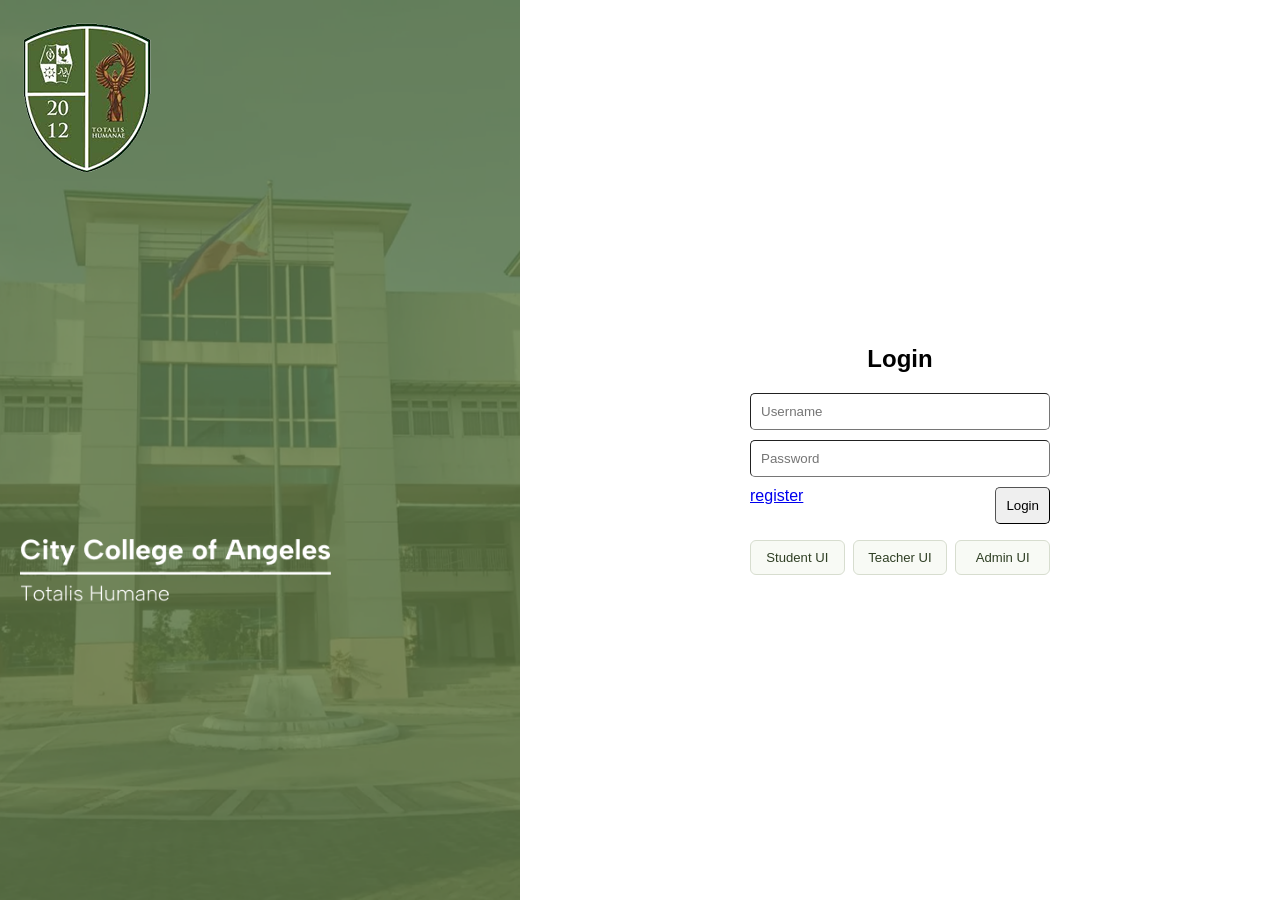
<file: index.html>
<!DOCTYPE html>
<html lang="en">
<head>
    <meta charset="UTF-8">
    <meta name="viewport" content="width=device-width, initial-scale=1.0">
    <link rel="stylesheet" href="style.css">
    <title>Login</title>
</head>
<body>
    <div class="container">
        <div class="left">
            <div class="logo">
                <img src="images/CCALogo.png" alt="City College Of Angeles Logo">
            </div>
            <div class="TextLogo">
                <img src="images/CCAText.png" alt="City College of Angeles Totalis Humane" style="width: 80%;">
            </div>
        </div>
        <div class="right">
            <form>
                <div id="login" class="view page active">
                    <h2>Login</h2>
                    <input type="text" placeholder="Username">
                    <input type="password" placeholder="Password">
                    <div class="horizalign">

                        <a href="#" type="button" onclick="showPage('register')">register</a>
                        <button type="button" onclick="goToPage()">Login</button>
                    </div>
                    <div class="role-login-links">
                        <a href="studentui.html">Student UI</a>
                        <a href="teacherui.html">Teacher UI</a>
                        <a href="adminui.html">Admin UI</a>
                    </div>

                </div>

                <div id="register" class="view page">
                    <h2>Register</h2>
                    <input type="text" placeholder="Username">
                    <input type="email" placeholder="Email">
                    <input type="password" placeholder="Password">

                    <div class="horizalign">
                        <a href="#" type="button" onclick="showPage('login')">Back to Login</a>
                        <button>Sign Up</button>
                        
                    </div>
                    
                </div>
                <script src="script.js" defer></script>
            </form>
        </div>
    </div>
</body>
</html>
</file>
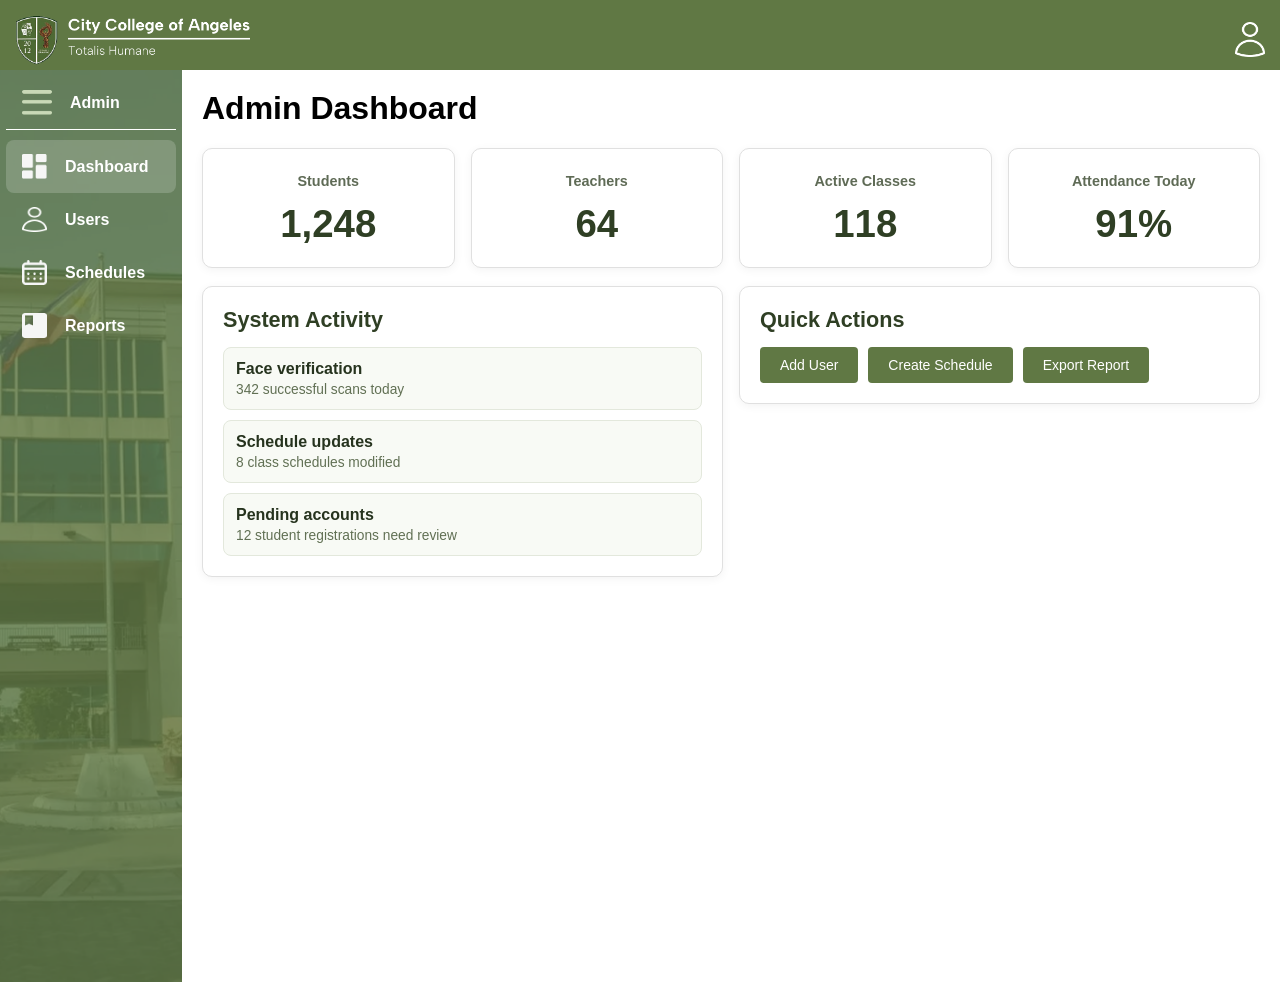
<file: adminui.html>
<!DOCTYPE html>
<html lang="en">
<head>
    <meta charset="UTF-8">
    <meta name="viewport" content="width=device-width, initial-scale=1.0">
    <title>Admin Dashboard</title>
    <link rel="stylesheet" href="style.css">
</head>
<body>
    <header>
        <div class="header">
            <div class="horizalign">
                <div style="display: flex;">
                    <img class="imgHeader" src="images/CCALogo.png" alt="CCALogo">
                    <img class="imgHeader" src="images/CCAText.png" alt="City College of Angeles">
                </div>
                <div class="imgHeader">
                    <img id="profileicon" class="icon" src="Icons/profile.png" alt="profile" onclick="toggleProfileOverlay()">
                    <div id="profileOverlay" class="profile-overlay">
                        <div class="profile-overlay-content">
                            <div class="profile-header">
                                <h3>Admin Profile</h3>
                            </div>
                            <a href="#" class="profile-item">View Profile</a>
                            <a href="index.html" class="profile-item logout">Logout</a>
                        </div>
                    </div>
                </div>
            </div>
        </div>
    </header>

    <div class="container main role-page admin-page">
        <div id="menu" class="menu">
            <div class="menuimg">
                <div class="container menu-toggle" onclick="toggleMenu()">
                    <img id="menuicon" class="icon" src="Icons/menu.png" alt="menu">
                    <h2>Admin</h2>
                </div>
                <div id="divline"></div>
                <div class="container menu-item active" onclick="showPage('dashboard'); setActiveMenu(this)">
                    <img class="icon" src="Icons/dashboard.png" alt="dashboard">
                    <h2>Dashboard</h2>
                </div>
                <div class="container menu-item" onclick="showPage('users'); setActiveMenu(this)">
                    <img class="icon" src="Icons/profile.png" alt="users">
                    <h2>Users</h2>
                </div>
                <div class="container menu-item" onclick="showPage('schedules'); setActiveMenu(this)">
                    <img class="icon" src="Icons/schedule.png" alt="schedules">
                    <h2>Schedules</h2>
                </div>
                <div class="container menu-item" onclick="showPage('reports'); setActiveMenu(this)">
                    <img class="icon" src="Icons/classes.png" alt="reports">
                    <h2>Reports</h2>
                </div>
            </div>
            <script src="script.js" defer></script>
        </div>

        <div class="left-content">
            <div class="content-area">
                <div id="dashboard" class="page active">
                    <h1>Admin Dashboard</h1>
                    <div class="role-stat-grid">
                        <div class="card role-stat-card">
                            <span>Students</span>
                            <strong>1,248</strong>
                        </div>
                        <div class="card role-stat-card">
                            <span>Teachers</span>
                            <strong>64</strong>
                        </div>
                        <div class="card role-stat-card">
                            <span>Active Classes</span>
                            <strong>118</strong>
                        </div>
                        <div class="card role-stat-card">
                            <span>Attendance Today</span>
                            <strong>91%</strong>
                        </div>
                    </div>

                    <div class="role-section-grid">
                        <div class="card role-card">
                            <h2>System Activity</h2>
                            <div class="role-list">
                                <div><strong>Face verification</strong><span>342 successful scans today</span></div>
                                <div><strong>Schedule updates</strong><span>8 class schedules modified</span></div>
                                <div><strong>Pending accounts</strong><span>12 student registrations need review</span></div>
                            </div>
                        </div>
                        <div class="card role-card">
                            <h2>Quick Actions</h2>
                            <div class="role-actions">
                                <button class="btn-save" type="button">Add User</button>
                                <button class="btn-save" type="button">Create Schedule</button>
                                <button class="btn-save" type="button">Export Report</button>
                            </div>
                        </div>
                    </div>
                </div>

                <div id="users" class="page">
                    <h1>User Management</h1>
                    <div class="card role-card">
                        <div class="role-toolbar">
                            <h2>Accounts</h2>
                            <button class="btn-save" type="button">Add Account</button>
                        </div>
                        <table class="role-table">
                            <thead>
                                <tr>
                                    <th>Name</th>
                                    <th>Role</th>
                                    <th>Section</th>
                                    <th>Status</th>
                                </tr>
                            </thead>
                            <tbody>
                                <tr>
                                    <td>Juan Dela Cruz</td>
                                    <td>Student</td>
                                    <td>BSIT 1A</td>
                                    <td><span class="role-pill present">Active</span></td>
                                </tr>
                                <tr>
                                    <td>Prof. Santos</td>
                                    <td>Teacher</td>
                                    <td>IT Department</td>
                                    <td><span class="role-pill present">Active</span></td>
                                </tr>
                                <tr>
                                    <td>New Applicant</td>
                                    <td>Student</td>
                                    <td>Pending</td>
                                    <td><span class="role-pill late">Review</span></td>
                                </tr>
                            </tbody>
                        </table>
                    </div>
                </div>

                <div id="schedules" class="page">
                    <h1>Schedule Management</h1>
                    <div class="role-section-grid">
                        <div class="card role-card">
                            <h2>Create Schedule</h2>
                            <div class="role-form-grid">
                                <input type="text" placeholder="Subject">
                                <input type="text" placeholder="Teacher">
                                <input type="text" placeholder="Section">
                                <input type="text" placeholder="Room">
                                <input type="time">
                                <input type="time">
                                <button class="btn-save" type="button">Save Schedule</button>
                            </div>
                        </div>
                        <div class="card role-card">
                            <h2>Recent Schedules</h2>
                            <div class="role-list">
                                <div><strong>Programming 1</strong><span>BSIT 1A | Monday | Lab 1</span></div>
                                <div><strong>Data Structures</strong><span>BSIT 1A | Wednesday | Room 203</span></div>
                                <div><strong>Database Systems</strong><span>BSIT 1B | Tuesday | Lab 3</span></div>
                            </div>
                        </div>
                    </div>
                </div>

                <div id="reports" class="page">
                    <h1>Reports</h1>
                    <div class="role-section-grid">
                        <div class="card role-card">
                            <h2>Attendance Summary</h2>
                            <div class="role-list">
                                <div><strong>Present</strong><span>1,094 students</span></div>
                                <div><strong>Late</strong><span>87 students</span></div>
                                <div><strong>Absent</strong><span>67 students</span></div>
                            </div>
                        </div>
                        <div class="card role-card">
                            <h2>Exports</h2>
                            <div class="role-actions">
                                <button class="btn-save" type="button">Daily Report</button>
                                <button class="btn-save" type="button">Class Report</button>
                                <button class="btn-save" type="button">Student Report</button>
                            </div>
                        </div>
                    </div>
                </div>
            </div>
        </div>
    </div>
</body>
</html>
</file>
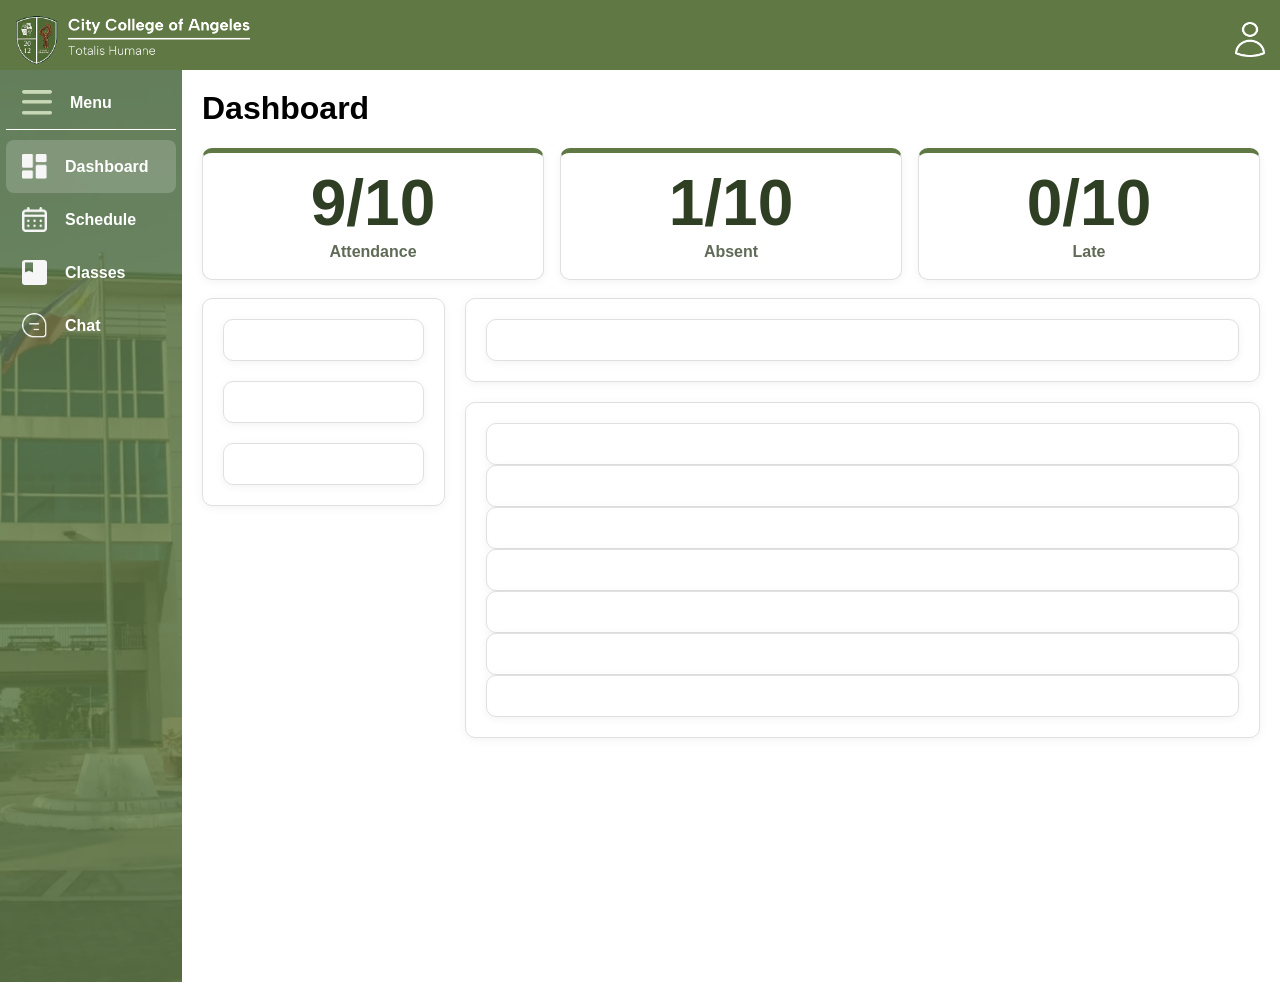
<file: BaseUi.html>
<!DOCTYPE html>
<html lang="en">
<head>
    <meta charset="UTF-8">
    <meta name="viewport" content="width=device-width, initial-scale=1.0">
    <title>Dashboard</title>
    <link rel="stylesheet" href="style.css">
</head>
<body>
    <header>
        <div class="header">
            <div class="horizalign">
                <div style="display: flex;">
                    <img class="imgHeader" src="images/CCALogo.png" alt="CCALogo">
                    <img class="imgHeader" src="images/CCAText.png" alt="City College of Angeles">
                </div>
                <div class="imgHeader">
                    <img id="profileicon" class="icon" src="Icons/profile.png" alt="profile" onclick="toggleProfileOverlay()">
                    <div id="profileOverlay" class="profile-overlay">
                        <div class="profile-overlay-content">
                            <div class="profile-header">
                                <h3>User Profile</h3>
                            </div>
                            <a href="#" class="profile-item">View Profile</a>
                            <a href="#" class="profile-item" onclick="openSettingsModal(); return false;">Settings</a>
                            <a href="#" class="profile-item logout">Logout</a>
                        </div>
                    </div>
                </div>
            </div>
        </div>
    </header>
    <div id="settingsModal" class="modal-overlay">
        <div class="modal-content">
            <div class="modal-header">
                <h2>Settings</h2>
                <button class="modal-close" onclick="closeSettingsModal()">✕</button>
            </div>
            <div class="modal-body">
                <div class="settings-option" onclick="openPasswordModal()">
                    <div class="settings-option-icon">🔐</div>
                    <div class="settings-option-content">
                        <h3>Change Password</h3>
                        <p>Update your account password</p>
                    </div>
                    <div class="settings-option-arrow">›</div>
                </div>
                <div class="settings-option" onclick="openProfileEditModal()">
                    <div class="settings-option-icon">👤</div>
                    <div class="settings-option-content">
                        <h3>Edit Profile</h3>
                        <p>Update your personal information</p>
                    </div>
                    <div class="settings-option-arrow">›</div>
                </div>
                <div class="settings-option" onclick="openFaceRegistrationModal()">
                    <div class="settings-option-icon">🔍</div>
                    <div class="settings-option-content">
                        <h3>Face Registration</h3>
                        <p>Register or update your face data</p>
                    </div>
                    <div class="settings-option-arrow">›</div>
                </div>
            </div>
        </div>
    </div>
    <div id="passwordModal" class="modal-overlay">
        <div class="modal-content">
            <div class="modal-header">
                <h2>Change Password</h2>
                <button class="modal-close" onclick="closePasswordModal()">✕</button>
            </div>
            <div class="modal-body">
                <div class="settings-group">
                    <label for="currentPassword">Current Password</label>
                    <input type="password" id="currentPassword" placeholder="Enter current password">
                </div>
                <div class="settings-group">
                    <label for="newPassword">New Password</label>
                    <input type="password" id="newPassword" placeholder="Enter new password">
                </div>
                <div class="settings-group">
                    <label for="confirmPassword">Confirm New Password</label>
                    <input type="password" id="confirmPassword" placeholder="Confirm new password">
                </div>
            </div>
            <div class="modal-footer">
                <button class="btn-cancel" onclick="closePasswordModal()">Cancel</button>
                <button class="btn-save" onclick="savePassword()">Save Password</button>
            </div>
        </div>
    </div>
    <div id="profileEditModal" class="modal-overlay">
        <div class="modal-content">
            <div class="modal-header">
                <h2>Edit Profile</h2>
                <button class="modal-close" onclick="closeProfileEditModal()">✕</button>
            </div>
            <div class="modal-body">
                <div class="settings-group">
                    <label for="firstName">First Name</label>
                    <input type="text" id="firstName" placeholder="Enter first name">
                </div>
                <div class="settings-group">
                    <label for="lastName">Last Name</label>
                    <input type="text" id="lastName" placeholder="Enter last name">
                </div>
                <div class="settings-group">
                    <label for="address">Address</label>
                    <input type="text" id="address" placeholder="Enter address">
                </div>
                <div class="settings-group">
                    <label for="profilePicture">Picture</label>
                    <input type="file" id="profilePicture" accept="image/*">
                </div>
            </div>
            <div class="modal-footer">
                <button class="btn-cancel" onclick="closeProfileEditModal()">Cancel</button>
                <button class="btn-save" onclick="saveProfile()">Save Profile</button>
            </div>
        </div>
    </div>
    <div id="faceRegistrationModal" class="modal-overlay">
        <div class="modal-content">
            <div class="modal-header">
                <h2>Face Registration</h2>
                <button class="modal-close" onclick="closeFaceRegistrationModal()">✕</button>
            </div>
            <div class="modal-body">
                <p>Register your face for login and attendance verification.</p>
                <div class="settings-group">
                    <label for="faceImage">Upload Face Image</label>
                    <input type="file" id="faceImage" accept="image/*">
                </div>
                <div class="settings-group">
                    <p>Or use your camera to capture a live face image.</p>
                    <button class="btn-save" type="button" onclick="startFaceCapture()">Open Camera</button>
                </div>
                <div id="cameraContainer" class="face-camera hidden">
                    <video id="faceVideo" autoplay playsinline></video>
                    <button class="btn-save" type="button" onclick="takeFaceSnapshot()">Capture Snapshot</button>
                </div>
                <div id="snapshotPreview" class="settings-group hidden">
                    <label>Preview</label>
                    <img id="facePreview" alt="Face preview">
                </div>
            </div>
            <div class="modal-footer">
                <button class="btn-cancel" onclick="closeFaceRegistrationModal()">Cancel</button>
                <button class="btn-save" onclick="saveFaceRegistration()">Register Face</button>
            </div>
        </div>
    </div>
    <div class="container main">
        <div id="menu" class="menu" >
            <div class="menuimg">
                <div class="container menu-toggle" onclick="toggleMenu()" >
                    <img id="menuicon" class="icon" src="Icons/menu.png" alt="menu">
                    <h2>Menu</h2>
                </div>
                <div id="divline"></div>
                <div class="container menu-item active" onclick="showPage('dashboard'); setActiveMenu(this)">
                    <img class="icon" src="Icons/dashboard.png" alt="dashboard">
                    <h2>Dashboard</h2>
                </div>
                <div class="container menu-item" onclick="showPage('schedule'); setActiveMenu(this)">
                    <img class="icon" src="Icons/schedule.png" alt="schedule">
                    <h2>Schedule</h2>
                </div>
                <div class="container menu-item" onclick="showPage('classes'); setActiveMenu(this)">
                    <img src="Icons/classes.png" alt="Classes" class="icon">
                    <h2>Classes</h2>
                </div>
                <div class="container menu-item" onclick="showPage('chat'); setActiveMenu(this)">
                    <img class="icon" src="Icons/chat.png" alt="chat">
                    <h2>Chat</h2>
                </div>
            </div>
            <script src="script.js" defer></script>
        </div>
        <div class="left-content">
            <div class="content-area">
                <div id="dashboard" class="page active">
                    <h1>Dashboard</h1>
                    <div class="page-row">
                        <div class="card">
                            <h2>9/10</h2>
                            <h4>Attendance</h4>
                            
                        </div>
                        <div class="card">
                            <h2>1/10</h2>
                            <h4>Absent</h4>
                            
                        </div>
                        <div class="card">
                            <h2>0/10</h2>
                            <h4>Late</h4>
                            
                        </div>
                    </div>
                    <div class="horizalign classes">
                        <div class="card">
                            <div class="card"></div>
                            <div class="card"></div>
                            <div class="card"></div>
                        </div>
                        <div>
                            <div class="card">
                                <div class="card">

                                </div>
                            </div>
                            <div class="card">
                                <div class="card"></div>
                                <div class="card"></div>
                                <div class="card"></div>
                                <div class="card"></div>
                                <div class="card"></div>
                                <div class="card"></div>
                                <div class="card"></div>
                            </div>
                        </div>
                    </div>
                </div>
                <div id="schedule" class="page">
                    <h1>Schedule</h1>
                    <div class="card">
                        <p>Temporary schedule view. Replace with actual timetable or calendar content.</p>
                    </div>
                </div>
                <div id="classes" class="page">
                    <h1>Classes</h1>
                    <div class="card">
                        <p>Temporary classes list. Replace with actual class cards and details.</p>
                    </div>
                </div>
                <div id="chat" class="page">
                    <h1>Chat</h1>
                    <div class="card">
                        <p>Temporary chat area. Replace with chat threads and messaging UI.</p>
                    </div>
                </div>
            </div>
        </div>
    </div>
</body>
</html>
</file>
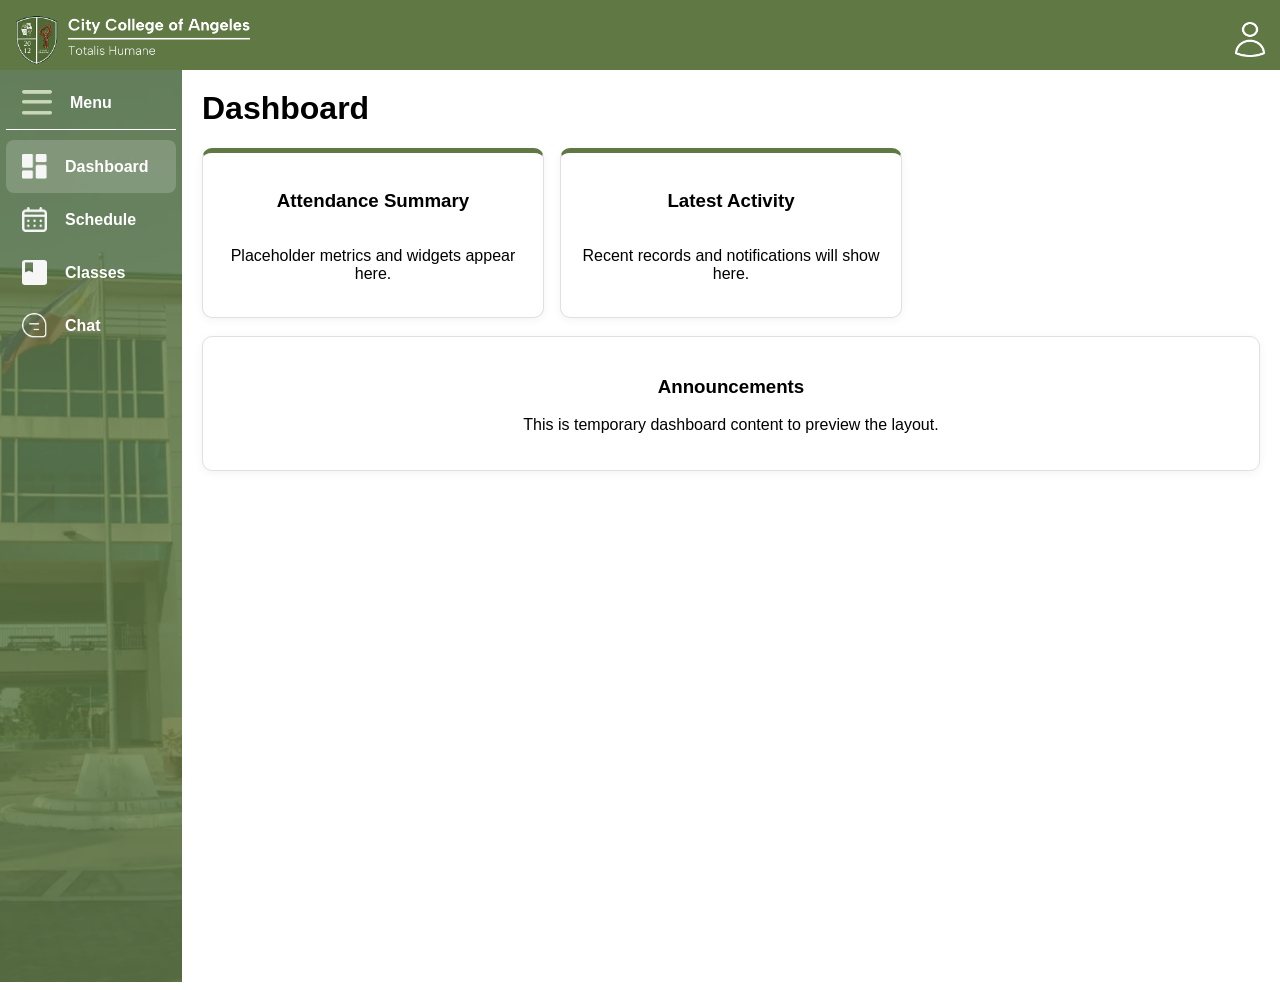
<file: dashboard.html>
<!DOCTYPE html>
<html lang="en">
<head>
    <meta charset="UTF-8">
    <meta name="viewport" content="width=device-width, initial-scale=1.0">
    <title>Dashboard</title>
    <link rel="stylesheet" href="style.css">
</head>
<body>
    <header>
        <div class="header">
            <div class="horizalign">
                <div style="display: flex;">
                    <img class="imgHeader" src="images/CCALogo.png" alt="CCALogo">
                    <img class="imgHeader" src="images/CCAText.png" alt="City College of Angeles">
                </div>
                <div class="imgHeader">
                    <img id="profileicon" class="icon" src="Icons/profile.png" alt="profile" onclick="toggleProfileOverlay()">
                    <div id="profileOverlay" class="profile-overlay">
                        <div class="profile-overlay-content">
                            <div class="profile-header">
                                <h3>User Profile</h3>
                            </div>
                            <a href="#" class="profile-item">View Profile</a>
                            <a href="#" class="profile-item" onclick="openSettingsModal(); return false;">Settings</a>
                            <a href="#" class="profile-item logout">Logout</a>
                        </div>
                    </div>
                </div>
            </div>
        </div>
    </header>
    <div id="settingsModal" class="modal-overlay">
        <div class="modal-content">
            <div class="modal-header">
                <h2>Settings</h2>
                <button class="modal-close" onclick="closeSettingsModal()">✕</button>
            </div>
            <div class="modal-body">
                <div class="settings-option" onclick="openPasswordModal()">
                    <div class="settings-option-icon">🔐</div>
                    <div class="settings-option-content">
                        <h3>Change Password</h3>
                        <p>Update your account password</p>
                    </div>
                    <div class="settings-option-arrow">›</div>
                </div>
                <div class="settings-option" onclick="openProfileEditModal()">
                    <div class="settings-option-icon">👤</div>
                    <div class="settings-option-content">
                        <h3>Edit Profile</h3>
                        <p>Update your personal information</p>
                    </div>
                    <div class="settings-option-arrow">›</div>
                </div>
                <div class="settings-option" onclick="openFaceRegistrationModal()">
                    <div class="settings-option-icon">🔍</div>
                    <div class="settings-option-content">
                        <h3>Face Registration</h3>
                        <p>Register or update your face data</p>
                    </div>
                    <div class="settings-option-arrow">›</div>
                </div>
            </div>
        </div>
    </div>
    <div id="passwordModal" class="modal-overlay">
        <div class="modal-content">
            <div class="modal-header">
                <h2>Change Password</h2>
                <button class="modal-close" onclick="closePasswordModal()">✕</button>
            </div>
            <div class="modal-body">
                <div class="settings-group">
                    <label for="currentPassword">Current Password</label>
                    <input type="password" id="currentPassword" placeholder="Enter current password">
                </div>
                <div class="settings-group">
                    <label for="newPassword">New Password</label>
                    <input type="password" id="newPassword" placeholder="Enter new password">
                </div>
                <div class="settings-group">
                    <label for="confirmPassword">Confirm New Password</label>
                    <input type="password" id="confirmPassword" placeholder="Confirm new password">
                </div>
            </div>
            <div class="modal-footer">
                <button class="btn-cancel" onclick="closePasswordModal()">Cancel</button>
                <button class="btn-save" onclick="savePassword()">Save Password</button>
            </div>
        </div>
    </div>
    <div id="profileEditModal" class="modal-overlay">
        <div class="modal-content">
            <div class="modal-header">
                <h2>Edit Profile</h2>
                <button class="modal-close" onclick="closeProfileEditModal()">✕</button>
            </div>
            <div class="modal-body">
                <div class="settings-group">
                    <label for="firstName">First Name</label>
                    <input type="text" id="firstName" placeholder="Enter first name">
                </div>
                <div class="settings-group">
                    <label for="lastName">Last Name</label>
                    <input type="text" id="lastName" placeholder="Enter last name">
                </div>
                <div class="settings-group">
                    <label for="address">Address</label>
                    <input type="text" id="address" placeholder="Enter address">
                </div>
                <div class="settings-group">
                    <label for="profilePicture">Picture</label>
                    <input type="file" id="profilePicture" accept="image/*">
                </div>
            </div>
            <div class="modal-footer">
                <button class="btn-cancel" onclick="closeProfileEditModal()">Cancel</button>
                <button class="btn-save" onclick="saveProfile()">Save Profile</button>
            </div>
        </div>
    </div>
    <div id="faceRegistrationModal" class="modal-overlay">
        <div class="modal-content">
            <div class="modal-header">
                <h2>Face Registration</h2>
                <button class="modal-close" onclick="closeFaceRegistrationModal()">✕</button>
            </div>
            <div class="modal-body">
                <p>Register your face for login and attendance verification.</p>
                <div class="settings-group">
                    <label for="faceImage">Upload Face Image</label>
                    <input type="file" id="faceImage" accept="image/*">
                </div>
                <div class="settings-group">
                    <p>Or use your camera to capture a live face image.</p>
                    <button class="btn-save" type="button" onclick="startFaceCapture()">Open Camera</button>
                </div>
                <div id="cameraContainer" class="face-camera hidden">
                    <video id="faceVideo" autoplay playsinline></video>
                    <button class="btn-save" type="button" onclick="takeFaceSnapshot()">Capture Snapshot</button>
                </div>
                <div id="snapshotPreview" class="settings-group hidden">
                    <label>Preview</label>
                    <img id="facePreview" alt="Face preview">
                </div>
            </div>
            <div class="modal-footer">
                <button class="btn-cancel" onclick="closeFaceRegistrationModal()">Cancel</button>
                <button class="btn-save" onclick="saveFaceRegistration()">Register Face</button>
            </div>
        </div>
    </div>
    <div class="container main">
        <div id="menu" class="menu" >
            <div class="menuimg">
                <div class="container menu-toggle" onclick="toggleMenu()" >
                    <img id="menuicon" class="icon" src="Icons/menu.png" alt="menu">
                    <h2>Menu</h2>
                </div>
                <div id="divline"></div>
                <div class="container menu-item active" onclick="showPage('dashboard'); setActiveMenu(this)">
                    <img class="icon" src="Icons/dashboard.png" alt="dashboard">
                    <h2>Dashboard</h2>
                </div>
                <div class="container menu-item" onclick="showPage('schedule'); setActiveMenu(this)">
                    <img class="icon" src="Icons/schedule.png" alt="schedule">
                    <h2>Schedule</h2>
                </div>
                <div class="container menu-item" onclick="showPage('classes'); setActiveMenu(this)">
                    <img src="Icons/classes.png" alt="Classes" class="icon">
                    <h2>Classes</h2>
                </div>
                <div class="container menu-item" onclick="showPage('chat'); setActiveMenu(this)">
                    <img class="icon" src="Icons/chat.png" alt="chat">
                    <h2>Chat</h2>
                </div>
            </div>
            <script src="script.js" defer></script>
        </div>
        <div class="left-content">
            <div class="content-area">
                <div id="dashboard" class="page active">
                    <h1>Dashboard</h1>
                    <div class="page-row">
                        <div class="card">
                            <h3>Attendance Summary</h3>
                            <p>Placeholder metrics and widgets appear here.</p>
                        </div>
                        <div class="card">
                            <h3>Latest Activity</h3>
                            <p>Recent records and notifications will show here.</p>
                        </div>
                    </div>
                    <div class="card">
                        <h3>Announcements</h3>
                        <p>This is temporary dashboard content to preview the layout.</p>
                    </div>
                </div>
                <div id="schedule" class="page">
                    <h1>Schedule</h1>
                    <div class="card">
                        <p>Temporary schedule view. Replace with actual timetable or calendar content.</p>
                    </div>
                </div>
                <div id="classes" class="page">
                    <h1>Classes</h1>
                    <div class="card">
                        <p>Temporary classes list. Replace with actual class cards and details.</p>
                    </div>
                </div>
                <div id="chat" class="page">
                    <h1>Chat</h1>
                    <div class="card">
                        <p>Temporary chat area. Replace with chat threads and messaging UI.</p>
                    </div>
                </div>
            </div>
        </div>
    </div>
</body>
</html>
</file>
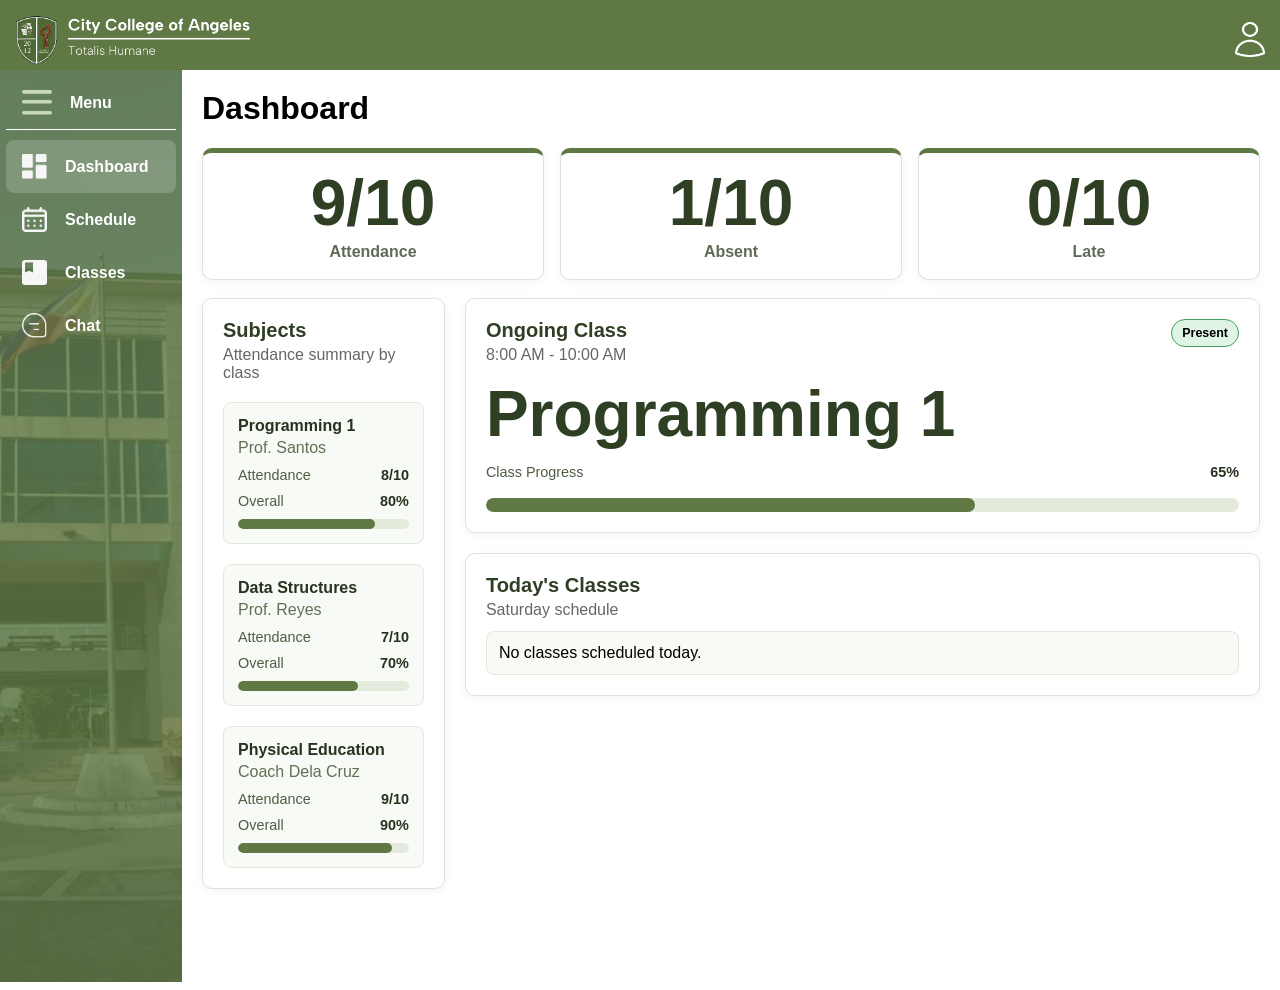
<file: studentui.html>
<!DOCTYPE html>
<html lang="en">
<head>
    <meta charset="UTF-8">
    <meta name="viewport" content="width=device-width, initial-scale=1.0">
    <title>Dashboard</title>
    <link rel="stylesheet" href="style.css">
</head>
<body>
    <header>
        <div class="header">
            <div class="horizalign">
                <div style="display: flex;">
                    <img class="imgHeader" src="images/CCALogo.png" alt="CCALogo">
                    <img class="imgHeader" src="images/CCAText.png" alt="City College of Angeles">
                </div>
                <div class="imgHeader">
                    <img id="profileicon" class="icon" src="Icons/profile.png" alt="profile" onclick="toggleProfileOverlay()">
                    <div id="profileOverlay" class="profile-overlay">
                        <div class="profile-overlay-content">
                            <div class="profile-header">
                                <h3>User Profile</h3>
                            </div>
                            <a href="#" class="profile-item">View Profile</a>
                            <a href="#" class="profile-item" onclick="openSettingsModal(); return false;">Settings</a>
                            <a href="#" class="profile-item logout">Logout</a>
                        </div>
                    </div>
                </div>
            </div>
        </div>
    </header>
    <div id="settingsModal" class="modal-overlay">
        <div class="modal-content">
            <div class="modal-header">
                <h2>Settings</h2>
                <button class="modal-close" onclick="closeSettingsModal()">✕</button>
            </div>
            <div class="modal-body">
                <div class="settings-option" onclick="openPasswordModal()">
                    <div class="settings-option-icon">🔐</div>
                    <div class="settings-option-content">
                        <h3>Change Password</h3>
                        <p>Update your account password</p>
                    </div>
                    <div class="settings-option-arrow">›</div>
                </div>
                <div class="settings-option" onclick="openProfileEditModal()">
                    <div class="settings-option-icon">👤</div>
                    <div class="settings-option-content">
                        <h3>Edit Profile</h3>
                        <p>Update your personal information</p>
                    </div>
                    <div class="settings-option-arrow">›</div>
                </div>
                <div class="settings-option" onclick="openFaceRegistrationModal()">
                    <div class="settings-option-icon">🔍</div>
                    <div class="settings-option-content">
                        <h3>Face Registration</h3>
                        <p>Register or update your face data</p>
                    </div>
                    <div class="settings-option-arrow">›</div>
                </div>
            </div>
        </div>
    </div>
    <div id="passwordModal" class="modal-overlay">
        <div class="modal-content">
            <div class="modal-header">
                <h2>Change Password</h2>
                <button class="modal-close" onclick="closePasswordModal()">✕</button>
            </div>
            <div class="modal-body">
                <div class="settings-group">
                    <label for="currentPassword">Current Password</label>
                    <input type="password" id="currentPassword" placeholder="Enter current password">
                </div>
                <div class="settings-group">
                    <label for="newPassword">New Password</label>
                    <input type="password" id="newPassword" placeholder="Enter new password">
                </div>
                <div class="settings-group">
                    <label for="confirmPassword">Confirm New Password</label>
                    <input type="password" id="confirmPassword" placeholder="Confirm new password">
                </div>
            </div>
            <div class="modal-footer">
                <button class="btn-cancel" onclick="closePasswordModal()">Cancel</button>
                <button class="btn-save" onclick="savePassword()">Save Password</button>
            </div>
        </div>
    </div>
    <div id="profileEditModal" class="modal-overlay">
        <div class="modal-content">
            <div class="modal-header">
                <h2>Edit Profile</h2>
                <button class="modal-close" onclick="closeProfileEditModal()">✕</button>
            </div>
            <div class="modal-body">
                <div class="settings-group">
                    <label for="firstName">First Name</label>
                    <input type="text" id="firstName" placeholder="Enter first name">
                </div>
                <div class="settings-group">
                    <label for="lastName">Last Name</label>
                    <input type="text" id="lastName" placeholder="Enter last name">
                </div>
                <div class="settings-group">
                    <label for="address">Address</label>
                    <input type="text" id="address" placeholder="Enter address">
                </div>
                <div class="settings-group">
                    <label for="profilePicture">Picture</label>
                    <input type="file" id="profilePicture" accept="image/*">
                </div>
            </div>
            <div class="modal-footer">
                <button class="btn-cancel" onclick="closeProfileEditModal()">Cancel</button>
                <button class="btn-save" onclick="saveProfile()">Save Profile</button>
            </div>
        </div>
    </div>
    <div id="faceRegistrationModal" class="modal-overlay">
        <div class="modal-content">
            <div class="modal-header">
                <h2>Face Registration</h2>
                <button class="modal-close" onclick="closeFaceRegistrationModal()">✕</button>
            </div>
            <div class="modal-body">
                <p>Register your face for login and attendance verification.</p>
                <div class="settings-group">
                    <label for="faceImage">Upload Face Image</label>
                    <input type="file" id="faceImage" accept="image/*">
                </div>
                <div class="settings-group">
                    <p>Or use your camera to capture a live face image.</p>
                    <button class="btn-save" type="button" onclick="startFaceCapture()">Open Camera</button>
                </div>
                <div id="cameraContainer" class="face-camera hidden">
                    <video id="faceVideo" autoplay playsinline></video>
                    <button class="btn-save" type="button" onclick="takeFaceSnapshot()">Capture Snapshot</button>
                </div>
                <div id="snapshotPreview" class="settings-group hidden">
                    <label>Preview</label>
                    <img id="facePreview" alt="Face preview">
                </div>
            </div>
            <div class="modal-footer">
                <button class="btn-cancel" onclick="closeFaceRegistrationModal()">Cancel</button>
                <button class="btn-save" onclick="saveFaceRegistration()">Register Face</button>
            </div>
        </div>
    </div>
    <div class="container main">
        <div id="menu" class="menu" >
            <div class="menuimg">
                <div class="container menu-toggle" onclick="toggleMenu()" >
                    <img id="menuicon" class="icon" src="Icons/menu.png" alt="menu">
                    <h2>Menu</h2>
                </div>
                <div id="divline"></div>
                <div class="container menu-item active" onclick="showPage('dashboard'); setActiveMenu(this)">
                    <img class="icon" src="Icons/dashboard.png" alt="dashboard">
                    <h2>Dashboard</h2>
                </div>
                <div class="container menu-item" onclick="showPage('schedule'); setActiveMenu(this)">
                    <img class="icon" src="Icons/schedule.png" alt="schedule">
                    <h2>Schedule</h2>
                </div>
                <div class="container menu-item" onclick="showPage('classes'); setActiveMenu(this)">
                    <img src="Icons/classes.png" alt="Classes" class="icon">
                    <h2>Classes</h2>
                </div>
                <div class="container menu-item" onclick="showPage('chat'); setActiveMenu(this)">
                    <img class="icon" src="Icons/chat.png" alt="chat">
                    <h2>Chat</h2>
                </div>
            </div>
            <script src="script.js" defer></script>
        </div>
        <div class="left-content">
            <div class="content-area">
                <div id="dashboard" class="page active">
                    <h1>Dashboard</h1>
                    <div class="page-row">
                        <div class="card">
                            <h2>9/10</h2>
                            <h4>Attendance</h4>
                            
                        </div>
                        <div class="card">
                            <h2>1/10</h2>
                            <h4>Absent</h4>
                            
                        </div>
                        <div class="card">
                            <h2>0/10</h2>
                            <h4>Late</h4>
                            
                        </div>
                    </div>
                    <div class="horizalign classes">
                        <div class="subject card">
                            <div class="subject-card-header">
                                <h3>Subjects</h3>
                                <p>Attendance summary by class</p>
                            </div>

                            <div class="subject-summary-card">
                                <div>
                                    <h3>Programming 1</h3>
                                    <p>Prof. Santos</p>
                                </div>
                                <div class="subject-attendance-row">
                                    <span>Attendance</span>
                                    <strong>8/10</strong>
                                </div>
                                <div class="subject-attendance-row">
                                    <span>Overall</span>
                                    <strong>80%</strong>
                                </div>
                                <div class="subject-progress">
                                    <div style="width: 80%;"></div>
                                </div>
                            </div>

                            <div class="subject-summary-card">
                                <div>
                                    <h3>Data Structures</h3>
                                    <p>Prof. Reyes</p>
                                </div>
                                <div class="subject-attendance-row">
                                    <span>Attendance</span>
                                    <strong>7/10</strong>
                                </div>
                                <div class="subject-attendance-row">
                                    <span>Overall</span>
                                    <strong>70%</strong>
                                </div>
                                <div class="subject-progress">
                                    <div style="width: 70%;"></div>
                                </div>
                            </div>

                            <div class="subject-summary-card">
                                <div>
                                    <h3>Physical Education</h3>
                                    <p>Coach Dela Cruz</p>
                                </div>
                                <div class="subject-attendance-row">
                                    <span>Attendance</span>
                                    <strong>9/10</strong>
                                </div>
                                <div class="subject-attendance-row">
                                    <span>Overall</span>
                                    <strong>90%</strong>
                                </div>
                                <div class="subject-progress">
                                    <div style="width: 90%;"></div>
                                </div>
                            </div>
                        </div>
                        <div class="ongoing">
                            <div class="card ongoing-card">
                                <div class="ongoing-header">
                                    <div>
                                        <h3>Ongoing Class</h3>
                                        <p id="ongoingScheduleTime">Loading schedule</p>
                                    </div>
                                    <span id="ongoingStatus" class="ongoing-status present">Present</span>
                                </div>
                                <h2 id="ongoingClassName">Programming 1</h2>
                                <div class="ongoing-progress-info">
                                    <span>Class Progress</span>
                                    <strong id="ongoingProgressText">0%</strong>
                                </div>
                                <div class="ongoing-progress">
                                    <div id="ongoingProgressBar"></div>
                                </div>
                            </div>
                            <div class="tclasses card">
                                <div class="tclasses-header">
                                    <h3>Today's Classes</h3>
                                    <p id="todayClassesDate">Scheduled subjects for today</p>
                                </div>
                                <div id="todayClassesList" class="today-classes-list"></div>
                            </div>
                        </div>
                    </div>
                </div>
                <div id="schedule" class="page">
                    <h1>Schedule</h1>
                    <div class="schedule-layout">
                        <div class="card week-schedule-card">
                            <div class="week-schedule-header">
                                <div>
                                    <h2>Weekly Timeline</h2>
                                    <p id="scheduleAccountLabel">Showing admin-assigned schedule</p>
                                </div>
                            </div>
                            <div class="week-timeline" id="weekTimeline"></div>
                        </div>
                    </div>
                </div>
                <div id="classes" class="page">
                    <h1>Classes</h1>
                    <div class="classes-layout">
                        <div class="card subject-list-card">
                            <div class="classes-section-header">
                                <h2>Subjects</h2>
                                <p>Select a subject to view your attendance calendar.</p>
                            </div>
                            <div id="subjectList" class="subject-list"></div>
                        </div>

                        <div class="card attendance-calendar-card">
                            <div class="classes-section-header attendance-calendar-header">
                                <div>
                                    <h2 id="attendanceSubjectTitle">Attendance Calendar</h2>
                                    <p id="attendanceSubjectSchedule">Select a subject</p>
                                </div>
                                <div class="attendance-legend">
                                    <span><i class="status-dot present"></i>Present</span>
                                    <span><i class="status-dot late"></i>Late</span>
                                    <span><i class="status-dot absent"></i>Absent</span>
                                </div>
                            </div>
                            <div class="calendar-month-title" id="calendarMonthTitle"></div>
                            <div class="attendance-calendar" id="attendanceCalendar"></div>
                        </div>
                    </div>
                </div>
                <div id="chat" class="page">
                    <h1>Chat</h1>
                    <div class="chat-layout">
                        <div class="card chat-list-card">
                            <div class="chat-section-header">
                                <h2>Messages</h2>
                                <p>Class and admin conversations</p>
                            </div>
                            <div id="chatThreadList" class="chat-thread-list"></div>
                        </div>

                        <div class="card chat-window-card">
                            <div class="chat-window-header">
                                <div>
                                    <h2 id="chatThreadTitle">Select a conversation</h2>
                                    <p id="chatThreadSubtitle">No conversation selected</p>
                                </div>
                            </div>
                            <div id="chatMessages" class="chat-messages"></div>
                            <div class="chat-compose">
                                <input type="text" id="chatMessageInput" placeholder="Type a message">
                                <button class="btn-save" type="button" onclick="sendChatMessage()">Send</button>
                            </div>
                        </div>
                    </div>
                </div>
            </div>
        </div>
    </div>
</body>
</html>
</file>
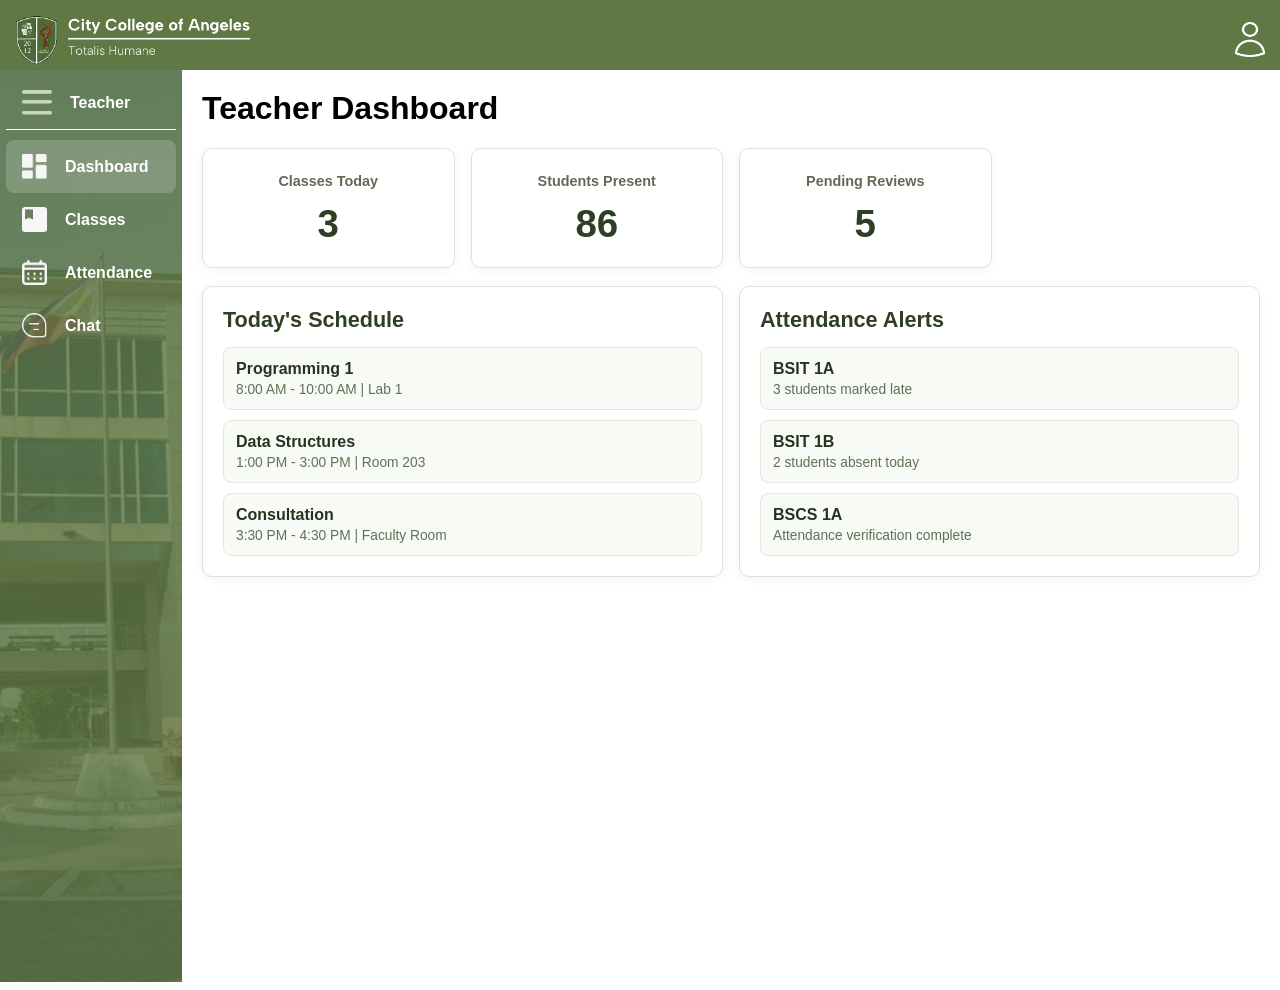
<file: teacherui.html>
<!DOCTYPE html>
<html lang="en">
<head>
    <meta charset="UTF-8">
    <meta name="viewport" content="width=device-width, initial-scale=1.0">
    <title>Teacher Dashboard</title>
    <link rel="stylesheet" href="style.css">
</head>
<body>
    <header>
        <div class="header">
            <div class="horizalign">
                <div style="display: flex;">
                    <img class="imgHeader" src="images/CCALogo.png" alt="CCALogo">
                    <img class="imgHeader" src="images/CCAText.png" alt="City College of Angeles">
                </div>
                <div class="imgHeader">
                    <img id="profileicon" class="icon" src="Icons/profile.png" alt="profile" onclick="toggleProfileOverlay()">
                    <div id="profileOverlay" class="profile-overlay">
                        <div class="profile-overlay-content">
                            <div class="profile-header">
                                <h3>Teacher Profile</h3>
                            </div>
                            <a href="#" class="profile-item">View Profile</a>
                            <a href="index.html" class="profile-item logout">Logout</a>
                        </div>
                    </div>
                </div>
            </div>
        </div>
    </header>

    <div class="container main role-page">
        <div id="menu" class="menu">
            <div class="menuimg">
                <div class="container menu-toggle" onclick="toggleMenu()">
                    <img id="menuicon" class="icon" src="Icons/menu.png" alt="menu">
                    <h2>Teacher</h2>
                </div>
                <div id="divline"></div>
                <div class="container menu-item active" onclick="showPage('dashboard'); setActiveMenu(this)">
                    <img class="icon" src="Icons/dashboard.png" alt="dashboard">
                    <h2>Dashboard</h2>
                </div>
                <div class="container menu-item" onclick="showPage('classes'); setActiveMenu(this)">
                    <img class="icon" src="Icons/classes.png" alt="classes">
                    <h2>Classes</h2>
                </div>
                <div class="container menu-item" onclick="showPage('attendance'); setActiveMenu(this)">
                    <img class="icon" src="Icons/schedule.png" alt="attendance">
                    <h2>Attendance</h2>
                </div>
                <div class="container menu-item" onclick="showPage('chat'); setActiveMenu(this)">
                    <img class="icon" src="Icons/chat.png" alt="chat">
                    <h2>Chat</h2>
                </div>
            </div>
            <script src="script.js" defer></script>
        </div>

        <div class="left-content">
            <div class="content-area">
                <div id="dashboard" class="page active">
                    <h1>Teacher Dashboard</h1>
                    <div class="role-stat-grid">
                        <div class="card role-stat-card">
                            <span>Classes Today</span>
                            <strong>3</strong>
                        </div>
                        <div class="card role-stat-card">
                            <span>Students Present</span>
                            <strong>86</strong>
                        </div>
                        <div class="card role-stat-card">
                            <span>Pending Reviews</span>
                            <strong>5</strong>
                        </div>
                    </div>

                    <div class="role-section-grid">
                        <div class="card role-card">
                            <h2>Today's Schedule</h2>
                            <div class="role-list">
                                <div><strong>Programming 1</strong><span>8:00 AM - 10:00 AM | Lab 1</span></div>
                                <div><strong>Data Structures</strong><span>1:00 PM - 3:00 PM | Room 203</span></div>
                                <div><strong>Consultation</strong><span>3:30 PM - 4:30 PM | Faculty Room</span></div>
                            </div>
                        </div>
                        <div class="card role-card">
                            <h2>Attendance Alerts</h2>
                            <div class="role-list">
                                <div><strong>BSIT 1A</strong><span>3 students marked late</span></div>
                                <div><strong>BSIT 1B</strong><span>2 students absent today</span></div>
                                <div><strong>BSCS 1A</strong><span>Attendance verification complete</span></div>
                            </div>
                        </div>
                    </div>
                </div>

                <div id="classes" class="page">
                    <h1>My Classes</h1>
                    <div class="role-section-grid">
                        <div class="card role-card">
                            <h2>Programming 1</h2>
                            <p>BSIT 1A | 32 students | Lab 1</p>
                            <button class="btn-save" type="button">View Class</button>
                        </div>
                        <div class="card role-card">
                            <h2>Data Structures</h2>
                            <p>BSIT 1A | 29 students | Room 203</p>
                            <button class="btn-save" type="button">View Class</button>
                        </div>
                        <div class="card role-card">
                            <h2>Database Systems</h2>
                            <p>BSIT 1B | 31 students | Lab 3</p>
                            <button class="btn-save" type="button">View Class</button>
                        </div>
                    </div>
                </div>

                <div id="attendance" class="page">
                    <h1>Attendance</h1>
                    <div class="card role-card">
                        <h2>Recent Attendance</h2>
                        <table class="role-table">
                            <thead>
                                <tr>
                                    <th>Student</th>
                                    <th>Subject</th>
                                    <th>Time</th>
                                    <th>Status</th>
                                </tr>
                            </thead>
                            <tbody>
                                <tr>
                                    <td>Juan Dela Cruz</td>
                                    <td>Programming 1</td>
                                    <td>8:02 AM</td>
                                    <td><span class="role-pill present">Present</span></td>
                                </tr>
                                <tr>
                                    <td>Maria Santos</td>
                                    <td>Programming 1</td>
                                    <td>8:18 AM</td>
                                    <td><span class="role-pill late">Late</span></td>
                                </tr>
                                <tr>
                                    <td>Carlo Reyes</td>
                                    <td>Programming 1</td>
                                    <td>-</td>
                                    <td><span class="role-pill absent">Absent</span></td>
                                </tr>
                            </tbody>
                        </table>
                    </div>
                </div>

                <div id="chat" class="page">
                    <h1>Chat</h1>
                    <div class="card role-card">
                        <h2>Messages</h2>
                        <div class="role-list">
                            <div><strong>Registrar Office</strong><span>Please submit attendance corrections by 5 PM.</span></div>
                            <div><strong>BSIT 1A Group</strong><span>Student questions about lab activity.</span></div>
                            <div><strong>Admin</strong><span>Schedule update request approved.</span></div>
                        </div>
                    </div>
                </div>
            </div>
        </div>
    </div>
</body>
</html>
</file>
<file: style.css>
body{
    margin: 0;
    font-family: Arial, Helvetica, sans-serif;
}

.container {
    display: flex;
    flex-direction: row;
    height: 100vh;
    width: 100%;
}

.container.main {
    display: flex;
    flex-direction: row;
    width: 100%;
    min-height: 100vh;
}

.container .header{
    display: block;
    align-self: center;
}

.container .main{
    display: flex;
    flex-direction: column;
}

.container .icon{
    justify-self:baseline ;
    height: 25px;
    width: 25px;
}

.header{
    background-color: #607844;
    height: 50px;
    /*min-width: 380px;*/
    align-content: center ;
    padding: 10px;
}

.imgHeader .icon{
    display: block;
    height: 35px;
    width: auto;
    align-self: center;
}

.imgHeader{
    max-height: 50px;
    width: auto;
    align-self: center;
    padding: 5px;
}

.menu{
    flex: 0 0 170px;
    width: 170px;
    min-width: 170px;
    max-width: 170px;
    min-height: 100vh;
    background-color: #607844;
    background-image: url(images/CCAImage.png);
    background-size: cover;
    background-position: center;
    background-repeat: no-repeat;
    display: flex;
    justify-content:flex-start;
    padding: 6px;
    transition: width 0.25s ease;
}

.menu .menuimg{
    align-items: stretch;
}

.menu.collapsed {
  flex: 0 0 45px;
  width: 45px;
  min-width: 45px;
  max-width: none;
}

.menu.collapsed .menuimg .container h2 {
  display: none;
}

.menu.collapsed .menuimg .container {
  justify-content: center;
}

.menu.collapsed .menuimg {
  align-items: center;
}

.menu.collapsed .menuimg img {
  padding: 5px;
}

.menuimg{
    display: flex;
    flex: 1;
    flex-direction: column;
    min-height: 100%;
}

.menuimg img{
    padding: 8px;
    width: auto;
    max-height: 100%;
}

#menuicon{
    height: 25px;
    width: 30px;
    padding: 8px;
    justify-content: flex-start;
}

#divline{
    border-top: 1px solid white;
    padding: 5px;
    display: absolute;
}

.menu .container,
.menuimg .container {
    align-items: center;
    flex-direction: row;
    gap: 10px;
    padding: 6px 8px;
    height: auto;
    min-height: 0;
    width: auto;
    min-width: 0;
}

.menuimg h2{
    color: white;
    font-size: 16px;
    margin: 0;
    padding: 0;
    text-align: left;
    flex: 1;
}

.menu-item {
    cursor: pointer;
    transition: background-color 0.2s ease, transform 0.2s ease;
}

.menu-item:hover {
    background: rgba(255, 255, 255, 0.12);
    transform: translateX(1px);
}

.menu-item.active {
    background: rgba(255, 255, 255, 0.18);
    border-radius: 8px;
}

.content-area {
    width: 100%;
    padding: 10px;
    box-sizing: border-box;
}

.page-row {
    display: grid;
    grid-template-columns: repeat(3, minmax(180px, 1fr));
    gap: 16px;
    margin: 12px 0 18px;
}

.page-row .card {
    display: grid;
    place-items: center;
    min-height: 130px;
    padding: 18px;
    border-top: 5px solid #607844;
}

.card {
    flex: 1 1 240px;
    min-width: 0;
    background: white;
    border: 1px solid #e0e0e0;
    border-radius: 10px;
    padding: 20px;
    box-sizing: border-box;
    box-shadow: 0 2px 10px rgba(0, 0, 0, 0.05);
    text-align: center;
}

.horizalign.classes {
    display: grid;
    grid-template-columns: minmax(220px, 0.55fr) minmax(460px, 1.8fr);
    gap: 20px;
    align-items: start;
    justify-content: stretch;
}

.horizalign.classes > div {
    display: grid;
    grid-template-rows: repeat(2, auto);
    gap: 20px;
    flex: 1;
}

.subject.card {
    display: grid;
    grid-template-rows: auto;
    gap: 12px;
    text-align: left;
}

.subject-card-header h3 {
    margin: 0 0 4px;
    color: #2f3f24;
    font-size: 1.25rem;
}

.subject-card-header p {
    margin: 0;
    color: #666;
    font-size: 0.9rem;
}

.subject-summary-card {
    display: grid;
    gap: 10px;
    padding: 14px;
    border: 1px solid #e3e8dc;
    border-radius: 8px;
    background: #f8faf5;
}

.subject-summary-card h3 {
    margin: 0;
    color: #26331e;
    font-size: 1rem;
}

.subject-summary-card p {
    margin: 4px 0 0;
    color: #617054;
    font-size: 0.85rem;
}

.subject-attendance-row {
    display: flex;
    justify-content: space-between;
    gap: 12px;
    color: #4f5d45;
    font-size: 0.9rem;
}

.subject-attendance-row strong {
    color: #26331e;
}

.subject-progress {
    height: 10px;
    overflow: hidden;
    border-radius: 999px;
    background: #e4eadc;
}

.subject-progress div {
    height: 100%;
    border-radius: inherit;
    background: #607844;
}

.ongoing {
    display: grid;
    gap: 20px;
}

.ongoing-card {
    display: grid;
    gap: 18px;
    text-align: left;
}

.ongoing-header {
    display: flex;
    justify-content: space-between;
    gap: 12px;
    align-items: flex-start;
}

.ongoing-header h3 {
    margin: 0 0 4px;
    color: #2f3f24;
    font-size: 1.25rem;
}

.ongoing-header p {
    margin: 0;
    color: #666;
    font-size: 0.9rem;
}

.ongoing-status {
    flex: 0 0 auto;
    padding: 6px 10px;
    border: 1px solid;
    border-radius: 999px;
    font-size: 0.78rem;
    font-weight: 700;
}

.ongoing-card h2 {
    margin: 0;
    color: #26331e;
    font-size: 1.8rem;
    line-height: 1.15;
}

.ongoing-progress-info {
    display: flex;
    justify-content: space-between;
    gap: 12px;
    color: #4f5d45;
    font-size: 0.9rem;
}

.ongoing-progress-info strong {
    color: #26331e;
}

.ongoing-progress {
    height: 14px;
    overflow: hidden;
    border-radius: 999px;
    background: #e4eadc;
}

.ongoing-progress div {
    width: 0;
    height: 100%;
    border-radius: inherit;
    background: #607844;
    transition: width 0.3s ease;
}

.tclasses.card {
    display: grid;
    gap: 12px;
    text-align: left;
}

.tclasses-header h3 {
    margin: 0 0 4px;
    color: #2f3f24;
    font-size: 1.25rem;
}

.tclasses-header p {
    margin: 0;
    color: #666;
    font-size: 0.9rem;
}

.today-classes-list {
    display: grid;
    gap: 10px;
}

.today-class-item {
    display: grid;
    gap: 8px;
    padding: 12px;
    border: 1px solid #e3e8dc;
    border-radius: 8px;
    background: #f8faf5;
}

.today-class-main {
    display: flex;
    justify-content: space-between;
    gap: 12px;
    align-items: flex-start;
}

.today-class-main h4 {
    margin: 0;
    color: #26331e;
    font-size: 0.98rem;
}

.today-class-main p {
    margin: 4px 0 0;
    color: #617054;
    font-size: 0.82rem;
}

.today-class-time {
    color: #4f5d45;
    font-size: 0.82rem;
}

.class-status {
    flex: 0 0 auto;
    padding: 5px 9px;
    border: 1px solid;
    border-radius: 999px;
    font-size: 0.74rem;
    font-weight: 700;
}

.status-finished {
    background: #e8ecef;
    border-color: #9aa6ad;
    color: #4b565c;
}

.status-ongoing {
    background: #dff4e5;
    border-color: #41a35b;
    color: #225f34;
}

.status-pending {
    background: #fff1cc;
    border-color: #d49216;
    color: #77500b;
}

.role-page .card h2 {
    margin: 0;
    color: #2f3f24;
    font-size: 1.35rem;
    line-height: 1.2;
}

.role-stat-grid {
    display: grid;
    grid-template-columns: repeat(4, minmax(160px, 1fr));
    gap: 16px;
    margin: 12px 0 18px;
}

.role-stat-card {
    display: grid;
    gap: 8px;
    min-height: 120px;
    place-items: center;
}

.role-stat-card span {
    color: #5f6b56;
    font-size: 0.9rem;
    font-weight: 700;
}

.role-stat-card strong {
    color: #2f3f24;
    font-size: 2.4rem;
    line-height: 1;
}

.role-section-grid {
    display: grid;
    grid-template-columns: repeat(2, minmax(260px, 1fr));
    gap: 16px;
    align-items: start;
}

.role-card {
    text-align: left;
}

.role-card p {
    margin: 8px 0 14px;
    color: #617054;
}

.role-list {
    display: grid;
    gap: 10px;
    margin-top: 14px;
}

.role-list div {
    padding: 12px;
    border: 1px solid #e3e8dc;
    border-radius: 8px;
    background: #f8faf5;
}

.role-list strong,
.role-list span {
    display: block;
}

.role-list strong {
    color: #26331e;
}

.role-list span {
    margin-top: 4px;
    color: #617054;
    font-size: 0.86rem;
}

.role-table {
    width: 100%;
    margin-top: 14px;
    border-collapse: collapse;
    font-size: 0.9rem;
}

.role-table th,
.role-table td {
    padding: 12px;
    border-bottom: 1px solid #e8ece2;
    text-align: left;
}

.role-table th {
    background: #f8faf5;
    color: #2f3f24;
}

.role-pill {
    display: inline-block;
    padding: 5px 9px;
    border: 1px solid;
    border-radius: 999px;
    font-size: 0.75rem;
    font-weight: 700;
}

.role-toolbar {
    display: flex;
    justify-content: space-between;
    gap: 12px;
    align-items: center;
}

.role-actions {
    display: flex;
    flex-wrap: wrap;
    gap: 10px;
    margin-top: 14px;
}

.role-form-grid {
    display: grid;
    grid-template-columns: repeat(2, minmax(0, 1fr));
    gap: 10px;
    margin-top: 14px;
}

.role-form-grid input,
.role-form-grid button {
    width: 100%;
    margin: 0;
}

.card h2 {
    margin: 0;
    font-size: 4rem;
    line-height: 1;
    color: #2f3f24;
}

.page h1 {
    margin-top: 0;
}

.card h4 {
    margin: 8px 0 0;
    color: #5f6b56;
    font-size: 1rem;
    font-weight: 700;
}

.card p {
    font-size: 1rem;
}

/* Responsive styles */
@media (max-width: 768px) {
    .page-row {
        grid-template-columns: repeat(2, minmax(160px, 1fr));
    }

    .horizalign.classes {
        grid-template-columns: 1fr;
    }

    .card h3 {
        font-size: 1.25rem;
    }
    .card p {
        font-size: 0.9rem;
    }
}

@media (max-width: 480px) {
    .page-row {
        grid-template-columns: 1fr;
    }

    .page-row .card {
        min-height: 110px;
    }

    .card h2 {
        font-size: 3rem;
    }
    
    .card p {
        font-size: 0.85rem;
    }
}

.page {
    display: none;
}

.page.active {
    display: block;
}

.left {
    flex: 1;
    background-color: #607844;
    background-image: url(images/CCAImage.png);
    background-size: cover;
    background-position: center;
    background-repeat: no-repeat;
    display: flex;
    padding: 20px;
}

.container .left-content{
    display: grid;
    place-items: start center;
    padding: 10px;
    width: 100%;
    height: 100%;
}

.right {
    flex: 1.5;
    display: flex;
    align-items: center;
    justify-content: center;
    padding: 20px;
}

.right h2 {
    text-align: center;
}

.logo {
    position: absolute;
    top: 20px;
    left: 20px;
    width: 133px;
    height: 155px;
}

.TextLogo{
    position:absolute;
    width: 497px;
    height: 97px;
    left: 20px;
    bottom: 30%;
}

.page {
    display: none;
}

.page.active {
    display: block;
}

.nav-links a.active {
    font-weight: bold;
}

.horizalign{
    display: flex;
    align-items:stretch;
    flex-direction: row ;
    justify-content: space-between;
}

img{
    max-width: 100%;
    height: auto;
}

form {
    display: flex;
    flex-direction: column;
    align-items: stretch;
    width: 100%;
    max-width: 300px;
    padding: 5%;
}

input{
    width: 100%;
    margin: 10px 0;
}

button{
    margin-top: 0;
}

.role-login-links {
    display: grid;
    grid-template-columns: repeat(3, 1fr);
    gap: 8px;
    margin-top: 16px;
}

.role-login-links a {
    padding: 9px;
    border: 1px solid #d7ddcf;
    border-radius: 6px;
    color: #2f3f24;
    background: #f8faf5;
    font-size: 0.82rem;
    text-align: center;
    text-decoration: none;
}

.role-login-links a:hover {
    border-color: #607844;
    background: #eef4e7;
}

input, button {
    display: block;
    padding: 10px;
    border-width: 1px;
    border-radius: 5px;
    box-sizing: border-box;
}

#profileicon {
    cursor: pointer;
}

.profile-overlay {
    display: none;
    position: absolute;
    top: 60px;
    right: 20px;
    background-color: white;
    border: 1px solid #ddd;
    border-radius: 8px;
    box-shadow: 0 4px 12px rgba(0, 0, 0, 0.15);
    min-width: 200px;
    z-index: 1000;
}

.profile-overlay.active {
    display: block;
}

.profile-overlay-content {
    padding: 0;
}

.profile-header {
    padding: 15px;
    border-bottom: 1px solid #f0f0f0;
    background-color: #f9f9f9;
}

.profile-header h3 {
    margin: 0;
    color: #333;
    font-size: 14px;
    font-weight: 600;
}

.profile-item {
    display: block;
    padding: 12px 15px;
    color: #333;
    text-decoration: none;
    border-bottom: 1px solid #f0f0f0;
    transition: background-color 0.2s ease;
}

.profile-item:hover {
    background-color: #f5f5f5;
}

.profile-item.logout {
    color: #e74c3c;
    font-weight: 500;
    border-bottom: none;
}

.profile-item.logout:hover {
    background-color: #ffe6e6;
}

.modal-overlay {
    display: none;
    position: fixed;
    top: 0;
    left: 0;
    width: 100%;
    height: 100%;
    background-color: rgba(0, 0, 0, 0.5);
    z-index: 2000;
    justify-content: center;
    align-items: center;
}

.modal-overlay.active {
    display: flex;
}

.modal-content {
    background-color: white;
    border-radius: 8px;
    box-shadow: 0 4px 20px rgba(0, 0, 0, 0.3);
    width: 90%;
    max-width: 500px;
    max-height: 80vh;
    overflow-y: auto;
}

.modal-header {
    display: flex;
    justify-content: space-between;
    align-items: center;
    padding: 20px;
    border-bottom: 1px solid #f0f0f0;
    background-color: #f9f9f9;
}

.modal-header h2 {
    margin: 0;
    color: #333;
    font-size: 20px;
}

.modal-close {
    background: none;
    border: none;
    font-size: 24px;
    cursor: pointer;
    color: #666;
    padding: 0;
    width: 30px;
    height: 30px;
    display: flex;
    align-items: center;
    justify-content: center;
}

.modal-close:hover {
    color: #333;
}

.modal-body {
    padding: 20px;
}

.hidden {
    display: none !important;
}

.face-camera {
    display: flex;
    flex-direction: column;
    gap: 10px;
    margin-top: 10px;
}

.face-camera video {
    width: 100%;
    max-height: 280px;
    border-radius: 8px;
    background: #000;
}

#snapshotPreview img {
    width: 100%;
    border-radius: 8px;
    border: 1px solid #ddd;
}

.settings-option {
    display: flex;
    align-items: center;
    padding: 15px;
    margin-bottom: 10px;
    border: 1px solid #f0f0f0;
    border-radius: 6px;
    cursor: pointer;
    transition: all 0.2s ease;
}

.settings-option:hover {
    background-color: #f9f9f9;
    border-color: #607844;
    box-shadow: 0 2px 8px rgba(96, 120, 68, 0.1);
}

.settings-option-icon {
    font-size: 28px;
    margin-right: 15px;
    min-width: 40px;
    text-align: center;
}

.settings-option-content {
    flex: 1;
}

.settings-option-content h3 {
    margin: 0 0 5px 0;
    color: #333;
    font-size: 16px;
    font-weight: 600;
}

.settings-option-content p {
    margin: 0;
    color: #666;
    font-size: 13px;
}

.settings-option-arrow {
    color: #999;
    font-size: 20px;
    margin-left: 10px;
}

.modal-footer {
    display: flex;
    justify-content: flex-end;
    gap: 10px;
    padding: 20px;
    border-top: 1px solid #f0f0f0;
    background-color: #f9f9f9;
}

.btn-cancel,
.btn-save {
    padding: 10px 20px;
    border-radius: 4px;
    border: none;
    font-size: 14px;
    cursor: pointer;
    transition: background-color 0.2s ease;
}

.btn-cancel {
    background-color: #e8e8e8;
    color: #333;
}

.btn-cancel:hover {
    background-color: #d0d0d0;
}

.btn-save {
    background-color: #607844;
    color: white;
}

.btn-save:hover {
    background-color: #506735;
}

.schedule-layout {
    width: 100%;
}

.week-schedule-card {
    text-align: left;
}

.week-schedule-header h2 {
    margin: 0 0 6px;
    color: #2f3f24;
    font-size: 1.35rem;
}

.week-schedule-header p {
    margin: 0;
    color: #666;
    font-size: 0.9rem;
}

.week-schedule-header {
    display: flex;
    justify-content: space-between;
    gap: 12px;
    align-items: flex-start;
    margin-bottom: 16px;
}

.week-timeline {
    display: grid;
    grid-template-columns: repeat(7, minmax(130px, 1fr));
    gap: 10px;
    overflow-x: auto;
    padding-bottom: 4px;
}

.timeline-day {
    min-height: 440px;
    border: 1px solid #e5e5e5;
    border-radius: 8px;
    background:
        repeating-linear-gradient(
            to bottom,
            #ffffff 0,
            #ffffff 58px,
            #f2f5ee 59px,
            #f2f5ee 60px
        );
    overflow: hidden;
}

.timeline-day-title {
    position: sticky;
    top: 0;
    z-index: 1;
    padding: 10px;
    background: #607844;
    color: white;
    font-size: 0.95rem;
    font-weight: 700;
    text-align: center;
}

.timeline-day-body {
    position: relative;
    height: 420px;
    padding: 0 6px;
}

.timeline-empty {
    padding: 18px 8px;
    color: #777;
    font-size: 0.85rem;
    text-align: center;
}

.timeline-item {
    position: absolute;
    left: 6px;
    right: 6px;
    min-height: 54px;
    padding: 8px;
    border-left: 4px solid #607844;
    border-radius: 7px;
    background: #eef4e7;
    box-shadow: 0 2px 8px rgba(0, 0, 0, 0.08);
    overflow: hidden;
}

.timeline-item strong {
    display: block;
    color: #223117;
    font-size: 0.88rem;
    line-height: 1.2;
}

.timeline-item span {
    display: block;
    margin-top: 3px;
    color: #4d5a44;
    font-size: 0.78rem;
    line-height: 1.25;
}

.classes-layout {
    display: grid;
    grid-template-columns: minmax(230px, 300px) minmax(0, 1fr);
    gap: 16px;
    align-items: start;
}

.subject-list-card,
.attendance-calendar-card {
    text-align: left;
}

.classes-section-header h2 {
    margin: 0 0 6px;
    color: #2f3f24;
    font-size: 1.35rem;
}

.classes-section-header p {
    margin: 0;
    color: #666;
    font-size: 0.9rem;
}

.subject-list {
    display: grid;
    gap: 10px;
    margin-top: 16px;
}

.subject-item {
    width: 100%;
    padding: 12px;
    border: 1px solid #e3e8dc;
    border-radius: 8px;
    background: #f8faf5;
    color: #26331e;
    cursor: pointer;
    text-align: left;
    transition: border-color 0.2s ease, box-shadow 0.2s ease, background-color 0.2s ease;
}

.subject-item:hover,
.subject-item.active {
    border-color: #607844;
    background: #eef4e7;
    box-shadow: 0 2px 8px rgba(96, 120, 68, 0.12);
}

.subject-item strong,
.subject-item span {
    display: block;
}

.subject-item strong {
    font-size: 0.98rem;
}

.subject-item span {
    margin-top: 4px;
    color: #617054;
    font-size: 0.8rem;
}

.attendance-calendar-header {
    display: flex;
    justify-content: space-between;
    gap: 12px;
    align-items: flex-start;
}

.attendance-legend {
    display: flex;
    flex-wrap: wrap;
    justify-content: flex-end;
    gap: 8px;
    color: #555;
    font-size: 0.82rem;
}

.attendance-legend span {
    display: flex;
    align-items: center;
    gap: 5px;
}

.status-dot {
    display: inline-block;
    width: 10px;
    height: 10px;
    border-radius: 50%;
}

.present {
    background: #dff4e5;
    border-color: #41a35b;
}

.late {
    background: #fff1cc;
    border-color: #d49216;
}

.absent {
    background: #ffe1df;
    border-color: #d94c42;
}

.calendar-month-title {
    margin: 18px 0 10px;
    color: #2f3f24;
    font-weight: 700;
}

.attendance-calendar {
    display: grid;
    grid-template-columns: repeat(7, minmax(72px, 1fr));
    gap: 8px;
}

.calendar-weekday,
.calendar-day {
    min-height: 72px;
    border-radius: 8px;
    box-sizing: border-box;
}

.calendar-weekday {
    min-height: auto;
    padding: 9px 6px;
    background: #607844;
    color: white;
    font-size: 0.82rem;
    font-weight: 700;
    text-align: center;
}

.calendar-day {
    border: 1px solid #e7e7e7;
    padding: 8px;
    background: #fbfbfb;
    color: #888;
}

.calendar-day.scheduled {
    color: #1f2c18;
    border-width: 2px;
}

.calendar-day.empty {
    border-color: transparent;
    background: transparent;
}

.calendar-day-number {
    display: block;
    font-weight: 700;
}

.calendar-day-status {
    display: block;
    margin-top: 10px;
    font-size: 0.78rem;
    font-weight: 700;
}

.calendar-day-time {
    display: block;
    margin-top: 2px;
    color: #555;
    font-size: 0.72rem;
}

.chat-layout {
    display: grid;
    grid-template-columns: minmax(0, 280px) minmax(0, 1fr);
    gap: 16px;
    align-items: stretch;
    width: 100%;
    max-width: 100%;
    overflow: hidden;
}

.chat-list-card,
.chat-window-card {
    min-width: 0;
    max-width: 100%;
    overflow: hidden;
    text-align: left;
}

.chat-section-header h2,
.chat-window-header h2 {
    margin: 0 0 6px;
    color: #2f3f24;
    font-size: 1.35rem;
}

.chat-section-header p,
.chat-window-header p {
    margin: 0;
    color: #666;
    font-size: 0.9rem;
}

.chat-thread-list {
    display: grid;
    gap: 10px;
    margin-top: 16px;
    min-width: 0;
    max-width: 100%;
}

.chat-thread-item {
    display: block;
    width: 100%;
    max-width: 100%;
    padding: 12px;
    border: 1px solid #e3e8dc;
    border-radius: 8px;
    box-sizing: border-box;
    background: #f8faf5;
    color: #26331e;
    cursor: pointer;
    text-align: left;
    overflow-wrap: anywhere;
    white-space: normal;
    transition: border-color 0.2s ease, box-shadow 0.2s ease, background-color 0.2s ease;
}

.chat-thread-item:hover,
.chat-thread-item.active {
    border-color: #607844;
    background: #eef4e7;
    box-shadow: 0 2px 8px rgba(96, 120, 68, 0.12);
}

.chat-thread-item strong,
.chat-thread-item span {
    display: block;
}

.chat-thread-item strong {
    font-size: 0.95rem;
    overflow-wrap: anywhere;
    white-space: normal;
}

.chat-thread-item span {
    margin-top: 4px;
    color: #617054;
    font-size: 0.8rem;
    overflow-wrap: anywhere;
    white-space: normal;
}

.chat-window-card {
    display: flex;
    flex-direction: column;
    min-height: 540px;
    width: 100%;
}

.chat-window-header {
    padding-bottom: 14px;
    border-bottom: 1px solid #edf0e9;
}

.chat-messages {
    display: flex;
    flex: 1;
    flex-direction: column;
    gap: 10px;
    min-height: 360px;
    max-height: 440px;
    margin: 16px 0;
    padding: 14px;
    border: 1px solid #edf0e9;
    border-radius: 8px;
    background: #fbfcf8;
    overflow-y: auto;
}

.chat-empty {
    margin: auto;
    color: #777;
    font-size: 0.9rem;
    text-align: center;
}

.message-row {
    display: flex;
}

.message-row.student {
    justify-content: flex-end;
}

.message-bubble {
    max-width: 72%;
    padding: 10px 12px;
    border-radius: 8px;
    background: #eef4e7;
    color: #26331e;
}

.message-row.student .message-bubble {
    background: #607844;
    color: white;
}

.message-bubble strong {
    display: block;
    margin-bottom: 4px;
    font-size: 0.78rem;
}

.message-bubble p {
    margin: 0;
    font-size: 0.9rem;
    line-height: 1.35;
}

.message-time {
    display: block;
    margin-top: 5px;
    color: rgba(38, 49, 30, 0.65);
    font-size: 0.72rem;
}

.message-row.student .message-time {
    color: rgba(255, 255, 255, 0.72);
}

.chat-compose {
    display: grid;
    grid-template-columns: minmax(0, 1fr) auto;
    gap: 10px;
}

.chat-compose input {
    width: 100%;
    margin: 0;
}

@media (max-width: 900px) {
    .chat-layout {
        grid-template-columns: 1fr;
    }

    .chat-list-card {
        max-height: 260px;
        overflow-y: auto;
    }
}

@media (max-width: 620px) {
    .week-schedule-header {
        flex-direction: column;
    }

    .classes-layout {
        grid-template-columns: 1fr;
    }

    .attendance-calendar-header {
        flex-direction: column;
    }

    .attendance-legend {
        justify-content: flex-start;
    }

    .attendance-calendar {
        grid-template-columns: repeat(7, minmax(44px, 1fr));
        gap: 5px;
    }

    .calendar-weekday,
    .calendar-day {
        min-height: 58px;
        padding: 6px;
        font-size: 0.75rem;
    }

    .chat-layout {
        grid-template-columns: 1fr;
    }

    .chat-window-card {
        min-height: 480px;
    }

    .message-bubble {
        max-width: 88%;
    }

    .chat-compose {
        grid-template-columns: 1fr;
    }
}

@media (max-width: 480px){

    .menuimg .container{
    flex-direction: row;
}

    .container {
    align-content: center;
    flex-direction: column;
    width: 100%;
}

.menu.collapsed {
    flex: 0 0 45px;
    width: 45px;
    min-width: 45px;
    max-width: none;
}

.container .main{
    display: flex;
    flex-direction: row;
    align-items: center;
    width: 100%;
    flex-direction: column;
}

.left {
    flex: 1;
}

.right {
    flex: 4.5;
    height: 40vh;
}

.logo {
    width: 10%;
    top: 1.5%;
}

.TextLogo {
    width: 70%;
    top: 13%;
}

}

@media (min-width: 481px) and (max-width: 768px) {

.menu.collapsed {
  flex: 0 0 45px;
  width: 45px;
  max-width: none;
  min-width: 45px;
}



.menuimg .container{
    flex-direction: row;
}


.container .main{
    display: flex;
    flex-direction: row;
    align-items: center;
    width: 100%;
    flex-direction: column;
}


.left {
    flex: .5;
}

.right {
    flex: 1.5;
    height: 40vh;
}

.logo {
    width: 7%;
    top: 5%;
}

.TextLogo{
    width: 50%;
    top: 18%;
}

}

@media (min-width: 769px) and (max-width: 1024px) {


    .card h2 {
    margin: 0%;
    font-size: 3rem;
}
.menu {
  flex: 0 0 170px;
  width: 170px;
  min-width: 170px;
}

.menu.collapsed {
  flex: 0 0 45px;
  width: 45px;
  max-width: none;
  min-width: 45px;
}

.left {
    flex: 1;
}
 .logo{
    width: 10%;
 }

 .TextLogo{
    width: 40%;
 }

.right {
    flex: 1.5;
}

}
</file>
